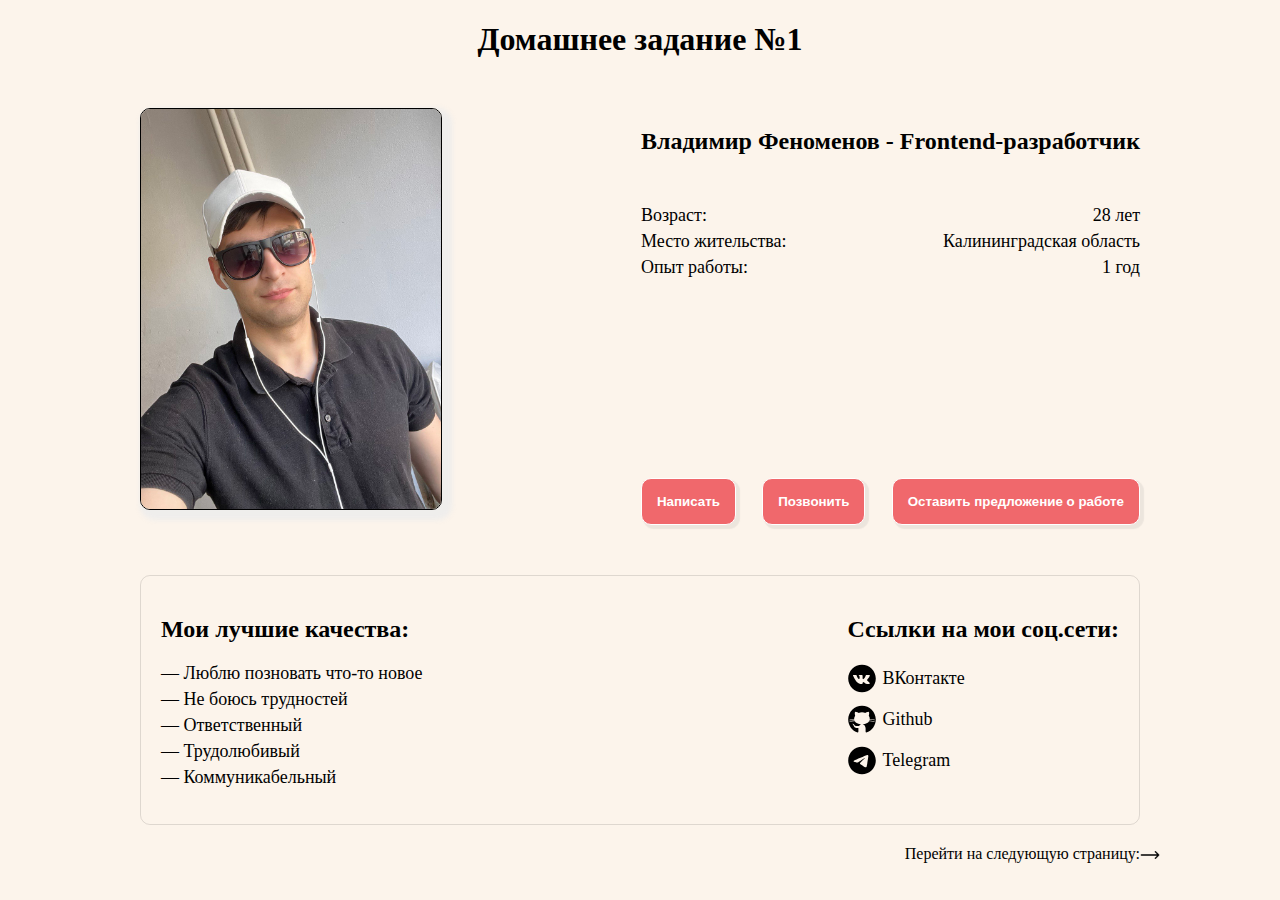
<file: index.html>
<!DOCTYPE html>
<html lang="en">
  <head>
    <meta charset="UTF-8" />
    <meta name="viewport" content="width=device-width, initial-scale=1.0" />
    <link rel="stylesheet" href="index.css" />
    <title>Главная страница</title>
  </head>
  <body>
    <div class="container">
      <header class="header">
        <h1 class="titleHeader">Домашнее задание №1</h1>
      </header>
      <main class="main">
        <div class="personBlock">
          <div class="blockImg">
            <img
              width="300px"
              src="../../images/photo3.jpg"
              alt="Моё фото"
              class="img"
            />
          </div>
          <div>
            <h2 class="titleName">Владимир Феноменов - Frontend-разработчик</h2>
            <ul class="ul">
              <li class="liInfo">
                <p>Возраст:</p>
                <p></p>
                <p>28 лет</p>
              </li>
              <li class="liInfo">
                <p>Место жительства:</p>
                <p>Калининградская область</p>
              </li>
              <li class="liInfo">
                <p>Опыт работы:</p>
                <p>1 год</p>
              </li>
            </ul>
            <div class="blockBtn">
              <button class="btn">Написать</button>
              <button class="btn">Позвонить</button>
              <button class="btn">Оставить предложение о работе</button>
            </div>
          </div>
        </div>

        <div class="blockInfo">
          <div class="block">
            <h2 class="titleBlockInfo">Мои лучшие качества:</h2>
            <ul>
              <li>&mdash; Люблю позновать что-то новое</li>
              <li>&mdash; Не боюсь трудностей</li>
              <li>&mdash; Ответственный</li>
              <li>&mdash; Трудолюбивый</li>
              <li>&mdash; Коммуникабельный</li>
            </ul>
          </div>
          <div class="block">
            <h2 class="titleBlockInfo">Ссылки на мои соц.сети:</h2>
            <ul>
              <div class="itemSocial">
                <img src="../../images/vk.svg" alt="Vkontakte" width="30px" />
                <li class="liItemSocial">
                  <a href="https://vk.com/id291579063">ВКонтакте</a>
                </li>
              </div>
              <div class="itemSocial">
                <img src="../../images/github.svg" alt="Github" width="30px" />
                <li class="liItemSocial">
                  <a href="https://github.com/Vladimir39">Github</a>
                </li>
              </div>
              <div class="itemSocial">
                <img
                  src="../../images/telegram.svg"
                  alt="telegram"
                  width="30px"
                />
                <li class="liItemSocial">
                  <a href="https://t.me/FV_ladimir">Telegram</a>
                </li>
              </div>
            </ul>
          </div>
        </div>
        <div class="newList">
          <a href="./second_page.html"> Перейти на следующую страницу:</a>
          <img
            src="../../images/arrow.png"
            alt="Переход"
            width="20px"
            class="arrowImg"
          />
        </div>
      </main>
    </div>
  </body>
</html>
</file>
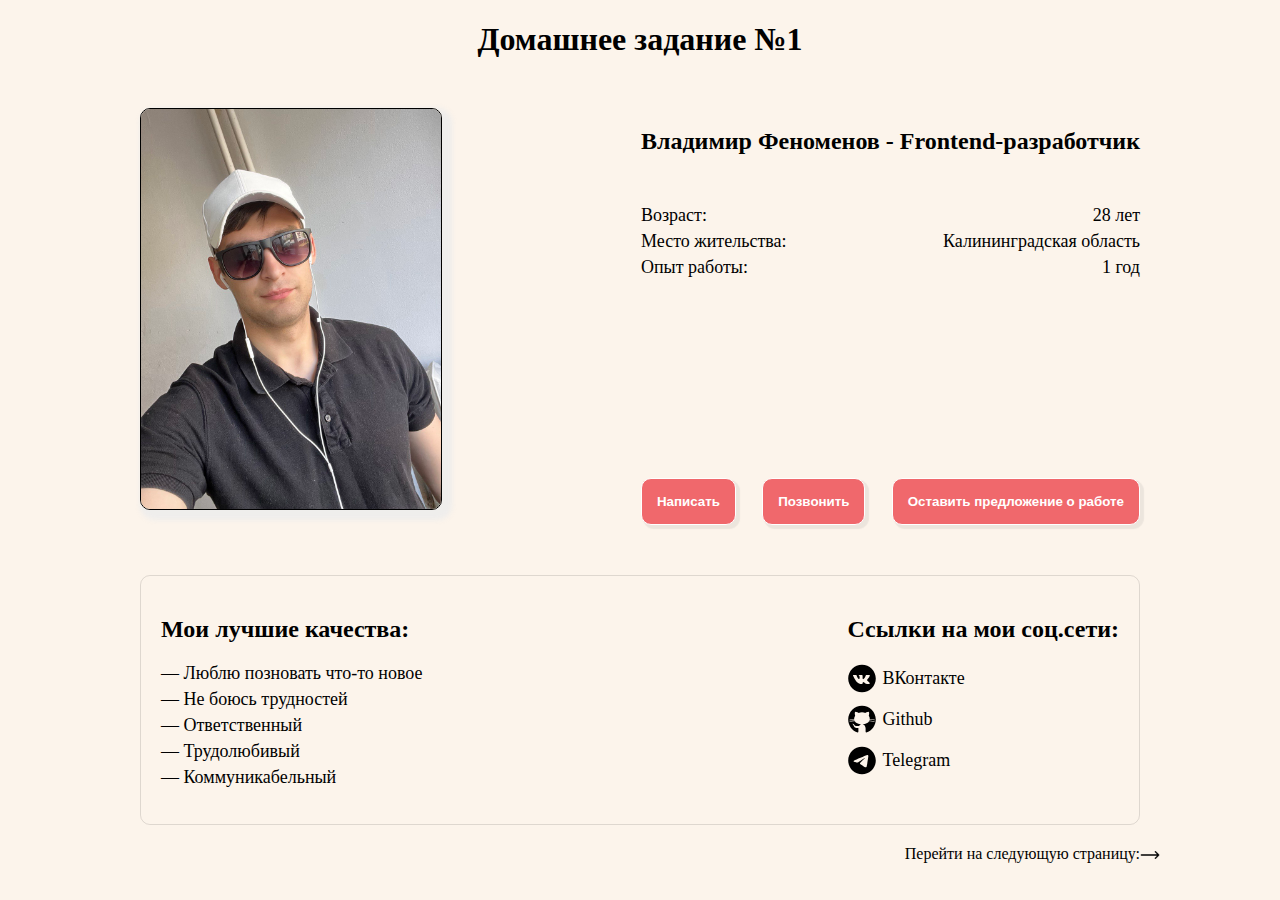
<file: src/index/index.html>
<!DOCTYPE html>
<html lang="en">
  <head>
    <meta charset="UTF-8" />
    <meta name="viewport" content="width=device-width, initial-scale=1.0" />
    <link rel="stylesheet" href="/src/index/index.css" />
    <title>Главная страница</title>
  </head>
  <body>
    <div class="container">
      <header class="header">
        <h1 class="titleHeader">Домашнее задание №1</h1>
      </header>
      <main class="main">
        <div class="personBlock">
          <div class="blockImg">
            <img
              width="300px"
              src="../../images/photo3.jpg"
              alt="Моё фото"
              class="img"
            />
          </div>
          <div>
            <h2 class="titleName">Владимир Феноменов - Frontend-разработчик</h2>
            <ul class="ul">
              <li class="liInfo">
                <p>Возраст:</p>
                <p></p>
                <p>28 лет</p>
              </li>
              <li class="liInfo">
                <p>Место жительства:</p>
                <p>Калининградская область</p>
              </li>
              <li class="liInfo">
                <p>Опыт работы:</p>
                <p>1 год</p>
              </li>
            </ul>
            <div class="blockBtn">
              <button class="btn">Написать</button>
              <button class="btn">Позвонить</button>
              <button class="btn">Оставить предложение о работе</button>
            </div>
          </div>
        </div>

        <div class="blockInfo">
          <div class="block">
            <h2 class="titleBlockInfo">Мои лучшие качества:</h2>
            <ul>
              <li>&mdash; Люблю позновать что-то новое</li>
              <li>&mdash; Не боюсь трудностей</li>
              <li>&mdash; Ответственный</li>
              <li>&mdash; Трудолюбивый</li>
              <li>&mdash; Коммуникабельный</li>
            </ul>
          </div>
          <div class="block">
            <h2 class="titleBlockInfo">Ссылки на мои соц.сети:</h2>
            <ul>
              <div class="itemSocial">
                <img src="../../images/vk.svg" alt="Vkontakte" width="30px" />
                <li class="liItemSocial">
                  <a href="https://vk.com/id291579063">ВКонтакте</a>
                </li>
              </div>
              <div class="itemSocial">
                <img src="../../images/github.svg" alt="Github" width="30px" />
                <li class="liItemSocial">
                  <a href="https://github.com/Vladimir39">Github</a>
                </li>
              </div>
              <div class="itemSocial">
                <img
                  src="../../images/telegram.svg"
                  alt="telegram"
                  width="30px"
                />
                <li class="liItemSocial">
                  <a href="https://t.me/FV_ladimir">Telegram</a>
                </li>
              </div>
            </ul>
          </div>
        </div>
        <div class="newList">
          <a href="../second_page/second_page.html">
            Перейти на следующую страницу:</a
          >
          <img
            src="../../images/arrow.png"
            alt="Переход"
            width="20px"
            class="arrowImg"
          />
        </div>
      </main>
    </div>
  </body>
</html>
</file>
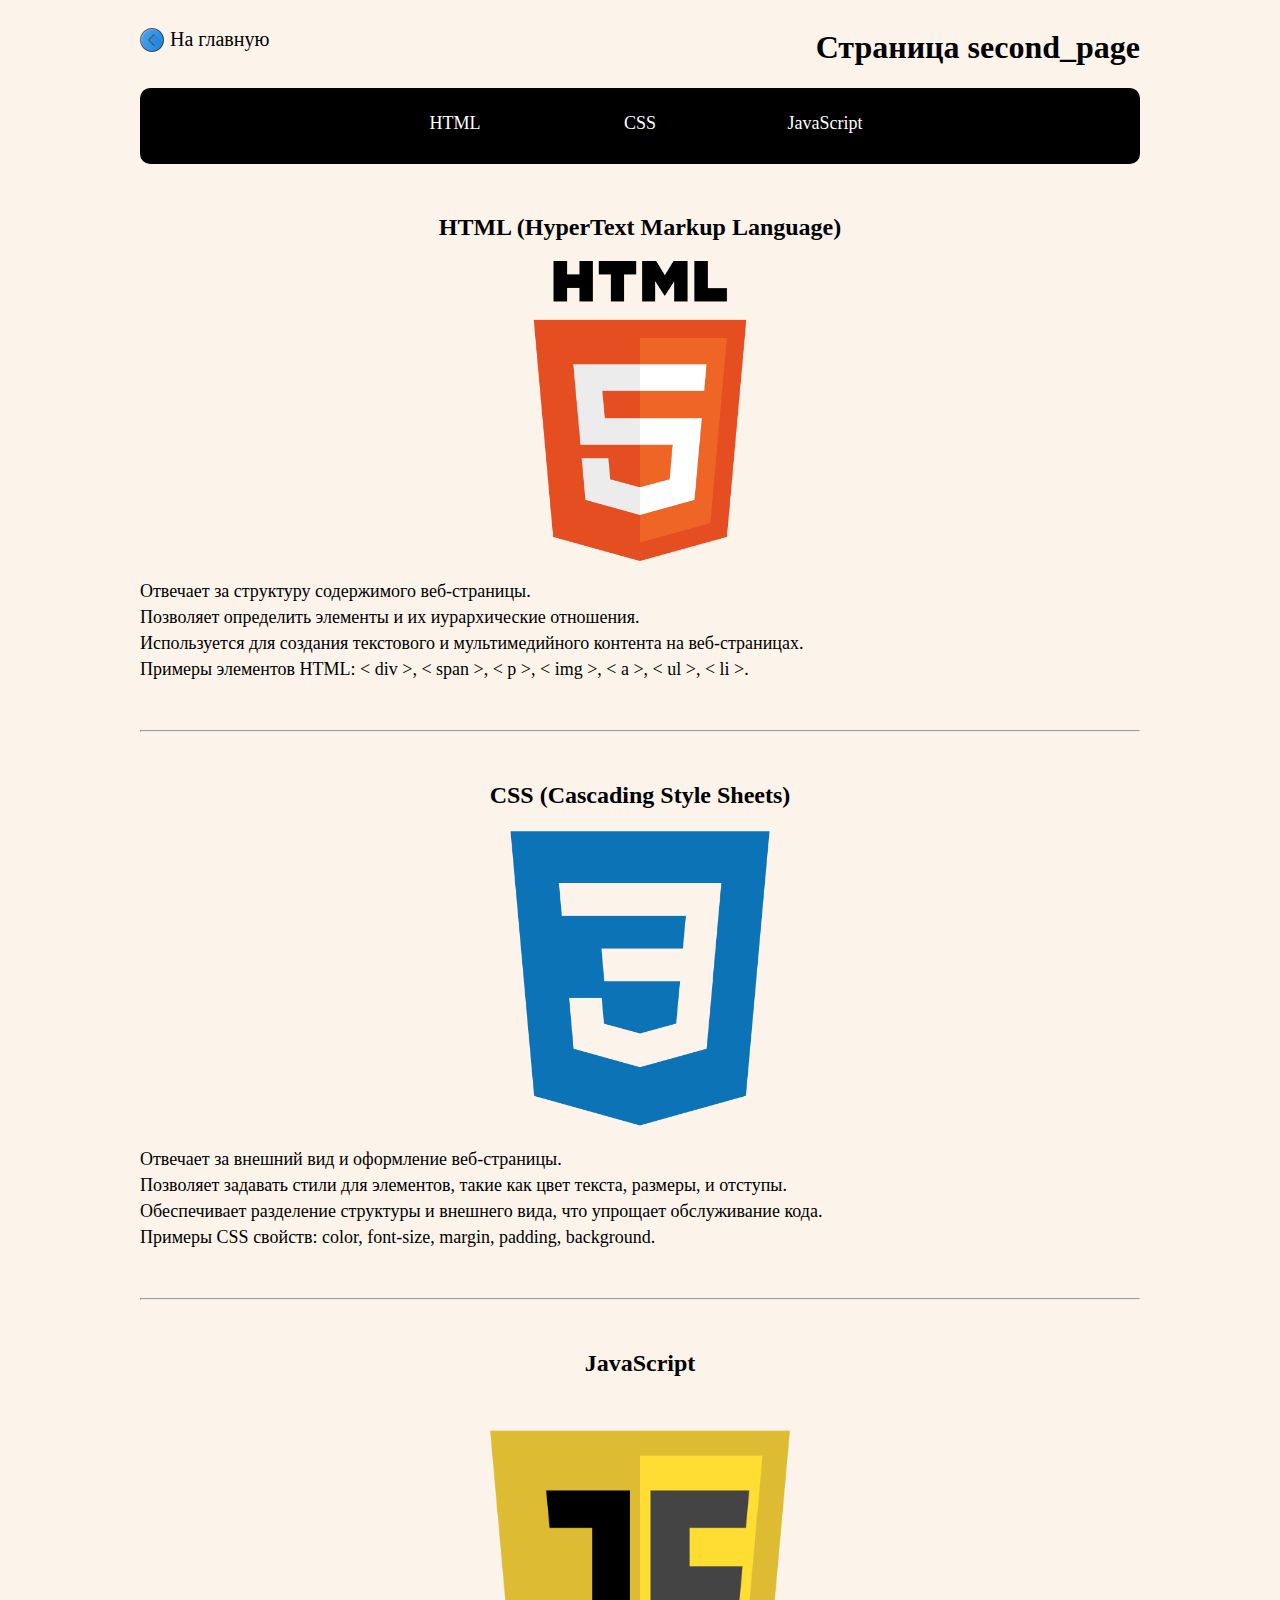
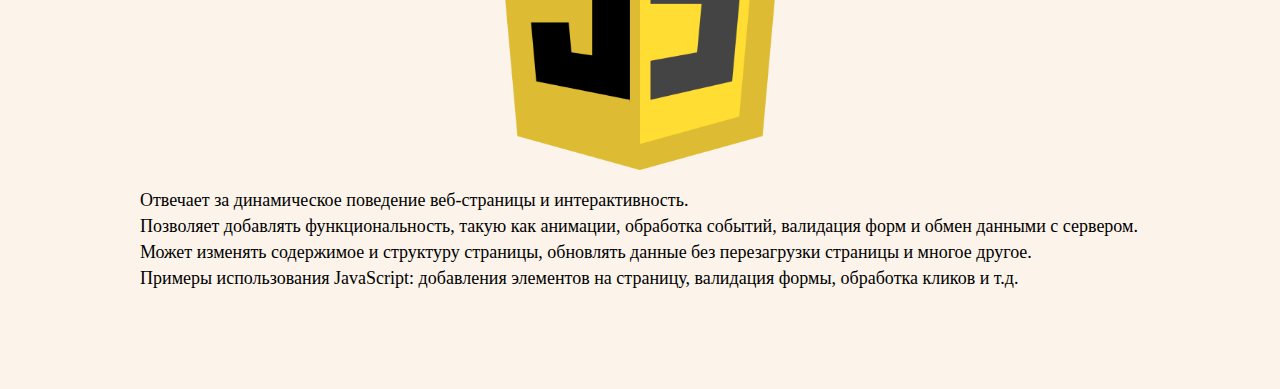
<file: second_page.html>
<!DOCTYPE html>
<html lang="en">
  <head>
    <meta charset="UTF-8" />
    <meta name="viewport" content="width=device-width, initial-scale=1.0" />
    <link rel="stylesheet" href="index.css" />
    <title>Страница second_page</title>
  </head>
  <body>
    <div class="container">
      <header class="headerSecond">
        <div class="home">
          <img
            src="../../images/icons8-стрелки-24.png"
            alt="назад"
            class="imgHome"
          />
          <a href="./index.html" class="homeButton">На главную</a>
        </div>

        <h1 class="titleHeader">Страница second_page</h1>
      </header>
      <main class="main">
        <nav class="menu">
          <ul class="ulMenu">
            <li class="liMenu">
              <a href="#sectionHTML" class="second">HTML</a>
            </li>
            <li class="liMenu"><a href="#sectionCSS" class="second">CSS</a></li>
            <li class="liMenu">
              <a href="#sectionJavaScript" class="second">JavaScript</a>
            </li>
          </ul>
        </nav>

        <div>
          <section id="sectionHTML" class="section">
            <h2 class="titleSection">HTML (HyperText Markup Language)</h2>
            <img
              src="./images/HTML5.png"
              alt="HTML"
              width="300px"
              class="imgSecond"
            />
            <ul class="ulSection">
              <li>Отвечает за структуру содержимого веб-страницы.</li>
              <li>
                Позволяет определить элементы и их иурархические отношения.
              </li>
              <li>
                Используется для создания текстового и мультимедийного контента
                на веб-страницах.
              </li>
              <li>
                Примеры элементов HTML: &lt; div &gt;, &lt; span &gt;, &lt; p
                &gt;, &lt; img &gt;, &lt; a &gt;, &lt; ul &gt;, &lt; li &gt;.
              </li>
            </ul>
            <hr />
          </section>
          <section id="sectionCSS" class="section">
            <h2 class="titleSection">CSS (Cascading Style Sheets)</h2>
            <img
              src="./images/CSS.png"
              alt="HTML"
              width="300px"
              class="imgSecond"
            />
            <ul class="ulSection">
              <li>Отвечает за внешний вид и оформление веб-страницы.</li>
              <li>
                Позволяет задавать стили для элементов, такие как цвет текста,
                размеры, и отступы.
              </li>
              <li>
                Обеспечивает разделение структуры и внешнего вида, что упрощает
                обслуживание кода.
              </li>
              <li>
                Примеры CSS свойств: color, font-size, margin, padding,
                background.
              </li>
            </ul>
            <hr />
          </section>

          <section id="sectionJavaScript" class="section footer">
            <h2 class="titleSection">JavaScript</h2>
            <img
              src="./images/javascript.png"
              alt="HTML"
              width="300px"
              class="imgSecond"
            />
            <ul class="ulSection">
              <li>
                Отвечает за динамическое поведение веб-страницы и
                интерактивность.
              </li>
              <li>
                Позволяет добавлять функциональность, такую как анимации,
                обработка событий, валидация форм и обмен данными с сервером.
              </li>
              <li>
                Может изменять содержимое и структуру страницы, обновлять данные
                без перезагрузки страницы и многое другое.
              </li>
              <li>
                Примеры использования JavaScript: добавления элементов на
                страницу, валидация формы, обработка кликов и т.д.
              </li>
            </ul>
          </section>
        </div>
      </main>
    </div>
  </body>
</html>
</file>
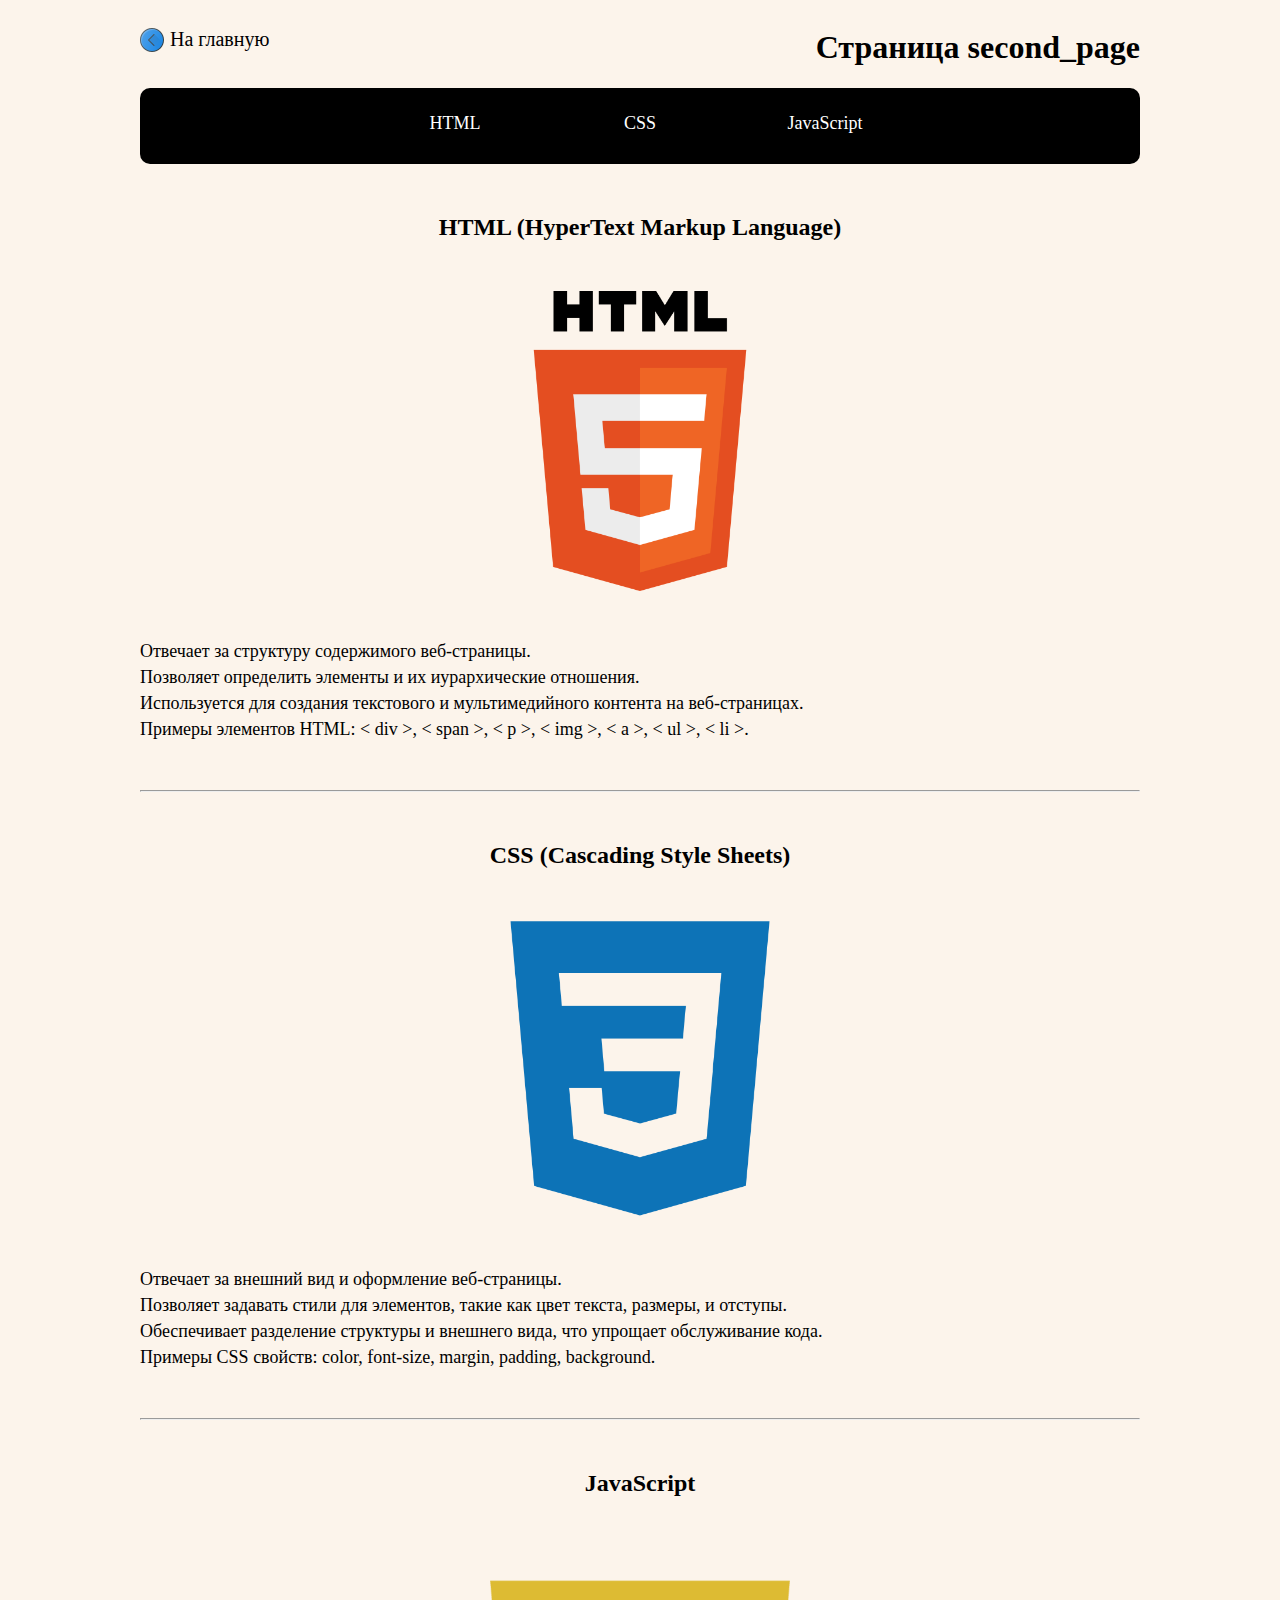
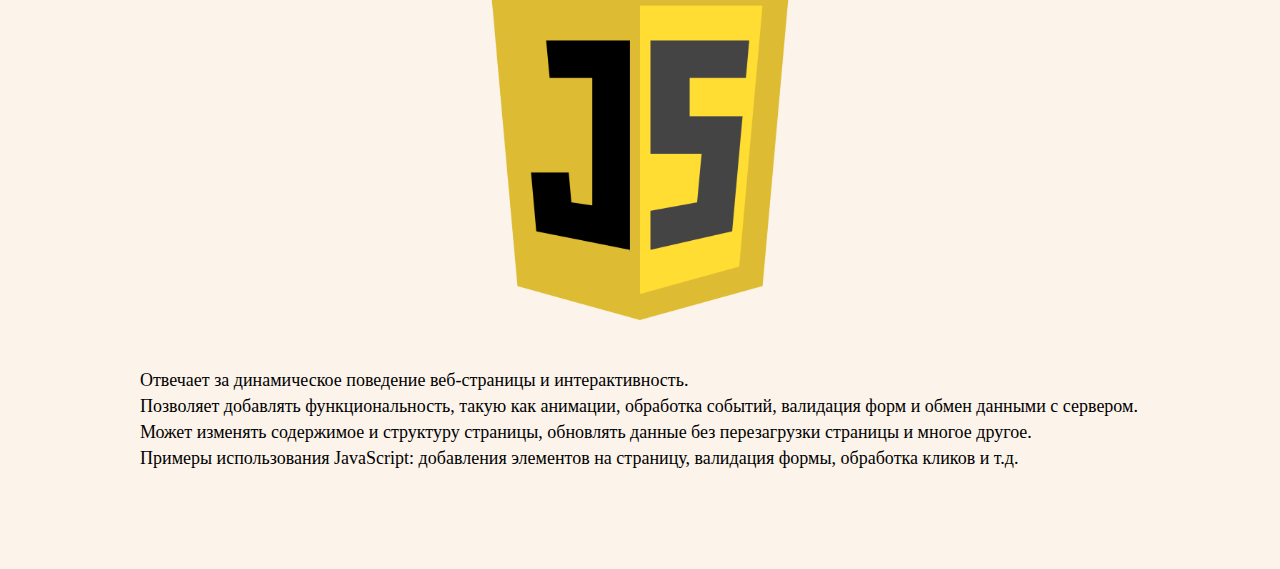
<file: src/second_page/second_page.html>
<!DOCTYPE html>
<html lang="en">
  <head>
    <meta charset="UTF-8" />
    <meta name="viewport" content="width=device-width, initial-scale=1.0" />
    <link rel="stylesheet" href="/src/second_page/second_page.css" />
    <title>Страница second_page</title>
  </head>
  <body>
    <div class="container">
      <header class="header">
        <div class="home">
          <img
            src="../../images/icons8-стрелки-24.png"
            alt="назад"
            class="imgHome"
          />
          <a href="../index/index.html" class="homeButton">На главную</a>
        </div>

        <h1 class="titleHeader">Страница second_page</h1>
      </header>
      <main class="main">
        <nav class="menu">
          <ul class="ulMenu">
            <li class="liMenu"><a href="#sectionHTML">HTML</a></li>
            <li class="liMenu"><a href="#sectionCSS">CSS</a></li>
            <li class="liMenu">
              <a href="#sectionJavaScript">JavaScript</a>
            </li>
          </ul>
        </nav>

        <div class="blockInfo">
          <section id="sectionHTML" class="section">
            <h2 class="titleSection">HTML (HyperText Markup Language)</h2>
            <img
              src="../../images/HTML5.png"
              alt="HTML"
              width="300px"
              class="img"
            />
            <ul class="ulSection">
              <li>Отвечает за структуру содержимого веб-страницы.</li>
              <li>
                Позволяет определить элементы и их иурархические отношения.
              </li>
              <li>
                Используется для создания текстового и мультимедийного контента
                на веб-страницах.
              </li>
              <li>
                Примеры элементов HTML: &lt; div &gt;, &lt; span &gt;, &lt; p
                &gt;, &lt; img &gt;, &lt; a &gt;, &lt; ul &gt;, &lt; li &gt;.
              </li>
            </ul>
            <hr />
          </section>
          <section id="sectionCSS" class="section">
            <h2 class="titleSection">CSS (Cascading Style Sheets)</h2>
            <img
              src="../../images/CSS.png"
              alt="HTML"
              width="300px"
              class="img"
            />
            <ul class="ulSection">
              <li>Отвечает за внешний вид и оформление веб-страницы.</li>
              <li>
                Позволяет задавать стили для элементов, такие как цвет текста,
                размеры, и отступы.
              </li>
              <li>
                Обеспечивает разделение структуры и внешнего вида, что упрощает
                обслуживание кода.
              </li>
              <li>
                Примеры CSS свойств: color, font-size, margin, padding,
                background.
              </li>
            </ul>
            <hr />
          </section>

          <section id="sectionJavaScript" class="section footer">
            <h2 class="titleSection">JavaScript</h2>
            <img
              src="../../images/javascript.png"
              alt="HTML"
              width="300px"
              class="img"
            />
            <ul class="ulSection">
              <li>
                Отвечает за динамическое поведение веб-страницы и
                интерактивность.
              </li>
              <li>
                Позволяет добавлять функциональность, такую как анимации,
                обработка событий, валидация форм и обмен данными с сервером.
              </li>
              <li>
                Может изменять содержимое и структуру страницы, обновлять данные
                без перезагрузки страницы и многое другое.
              </li>
              <li>
                Примеры использования JavaScript: добавления элементов на
                страницу, валидация формы, обработка кликов и т.д.
              </li>
            </ul>
          </section>
        </div>
      </main>
    </div>
  </body>
</html>
</file>
<file: index.css>
body {
  background-color: rgb(252, 244, 235);
}

a {
  text-decoration: none;
  color: black;
}

ul {
  padding: 0;
}

li {
  list-style-type: none;
  margin-bottom: 5px;
  font-size: 18px;
}

p {
  margin: 0;
}

hr {
  margin-top: 50px;
}

button {
  border: none;
  padding: 0;
  background: none;
}

.container {
  width: 1000px;
  margin: 0 auto;
}

.header {
  text-align: center;
  margin-bottom: 50px;
}

.headerSecond {
  display: flex;
  justify-content: space-between;
  text-align: center;
}

.home {
  margin-top: 20px;
  position: relative;
}

.imgHome {
  position: absolute;
  cursor: pointer;
}

.second {
  color: white;
}

.homeButton {
  margin-left: 30px;
  font-size: 20px;
  color: black;
}

.menu {
  width: 100%;
  margin: 0 auto;
  background-color: black;
  border-radius: 10px;
}

.ulMenu {
  margin: 0 auto;
  width: 500px;
  display: flex;
  justify-content: space-between;
  padding: 20px;
}

.liMenu {
  width: 120px;
  padding: 5px;
  text-align: center;
  cursor: pointer;
}

.liMenu:hover {
  background-color: blue;
  border-radius: 10px;
}

.section {
  margin-top: 50px;
  text-align: center;
}

.ulSection {
  text-align: start;
}

.footer {
  margin-bottom: 100px;
}

.personBlock {
  display: flex;
  justify-content: space-between;
  margin-bottom: 50px;
}

.img {
  border-radius: 10px;
  box-shadow: 5px 5px 5px 5px #ecececda;
  border: 1px solid black;
}

.titleName {
  margin-bottom: 50px;
}

.ul {
  margin-bottom: 200px;
}

.liInfo {
  display: flex;
  justify-content: space-between;
}

.blockBtn {
  display: flex;
  justify-content: space-between;
}

.blockInfo {
  display: flex;
  justify-content: space-between;
  border: 1px solid rgba(0, 0, 0, 0.116);
  padding: 20px;
  margin-bottom: 20px;
  border-radius: 10px;
}

.itemSocial {
  display: flex;
  margin-bottom: 10px;
}

.liItemSocial {
  margin: 5px;
}

a:hover {
  color: red;
  transition: 0.3s ease;
}

.newList {
  text-align: end;
  position: relative;
}

.arrowImg {
  padding-top: 5px;
  position: absolute;
  bottom: -2px;
}

.btn {
  background-color: #f0686c;
  color: white;
  padding: 15px;
  border-radius: 10px;
  border: 1px solid;
  box-shadow: 3px 3px 1px 1px #7979791f;
  cursor: pointer;
  font-weight: 700;
}

.btn:hover {
  background-color: #f8565b;
}
</file>
<file: src/index/index.css>
body {
  background-color: rgb(252, 244, 235);
}

a {
  text-decoration: none;
  color: black;
}

ul {
  padding: 0;
}

li {
  list-style-type: none;
  margin-bottom: 5px;
  font-size: 18px;
}

p {
  margin: 0;
}

button {
  border: none;
  padding: 0;
  background: none;
}

.container {
  width: 1000px;
  margin: 0 auto;
}

.header {
  text-align: center;
  margin-bottom: 50px;
}

.personBlock {
  display: flex;
  justify-content: space-between;
  margin-bottom: 50px;
}

.img {
  border-radius: 10px;
  box-shadow: 5px 5px 5px 5px #ecececda;
  border: 1px solid black;
}

.titleName {
  margin-bottom: 50px;
}

.ul {
  margin-bottom: 200px;
}

.liInfo {
  display: flex;
  justify-content: space-between;
}

.blockBtn {
  display: flex;
  justify-content: space-between;
}

.blockInfo {
  display: flex;
  justify-content: space-between;
  border: 1px solid rgba(0, 0, 0, 0.116);
  padding: 20px;
  margin-bottom: 20px;
  border-radius: 10px;
}

.itemSocial {
  display: flex;
  margin-bottom: 10px;
}

.liItemSocial {
  margin: 5px;
}

a:hover {
  color: red;
  transition: 0.3s ease;
}

.newList {
  text-align: end;
  position: relative;
}

.arrowImg {
  padding-top: 5px;
  position: absolute;
  bottom: -2px;
}

.btn {
  background-color: #f0686c;
  color: white;
  padding: 15px;
  border-radius: 10px;
  border: 1px solid;
  box-shadow: 3px 3px 1px 1px #7979791f;
  cursor: pointer;
  font-weight: 700;
}

.btn:hover {
  background-color: #f8565b;
}
</file>
<file: src/second_page/second_page.css>
body {
  background-color: rgb(252, 244, 235);
}

a {
  text-decoration: none;
  color: white;
}

ul {
  padding: 0;
}

li {
  list-style-type: none;
  margin-bottom: 5px;
  font-size: 18px;
}

p {
  margin: 0;
}

hr {
  margin-top: 50px;
}

.container {
  width: 1000px;
  margin: 0 auto;
}

.header {
  display: flex;
  justify-content: space-between;
  text-align: center;
}

.home {
  margin-top: 20px;
  position: relative;
}

.imgHome {
  position: absolute;
  cursor: pointer;
}

.homeButton {
  margin-left: 30px;
  font-size: 20px;
  color: black;
}

.menu {
  width: 100%;
  margin: 0 auto;
  background-color: black;
  border-radius: 10px;
}

.ulMenu {
  margin: 0 auto;
  width: 500px;
  display: flex;
  justify-content: space-between;
  padding: 20px;
}

.liMenu {
  width: 120px;
  padding: 5px;
  text-align: center;
  cursor: pointer;
}

.liMenu:hover {
  background-color: blue;
  border-radius: 10px;
}

.section {
  margin-top: 50px;
  text-align: center;
}

.img {
  margin: 30px 0;
}

.ulSection {
  text-align: start;
}

.footer {
  margin-bottom: 100px;
}
</file>
